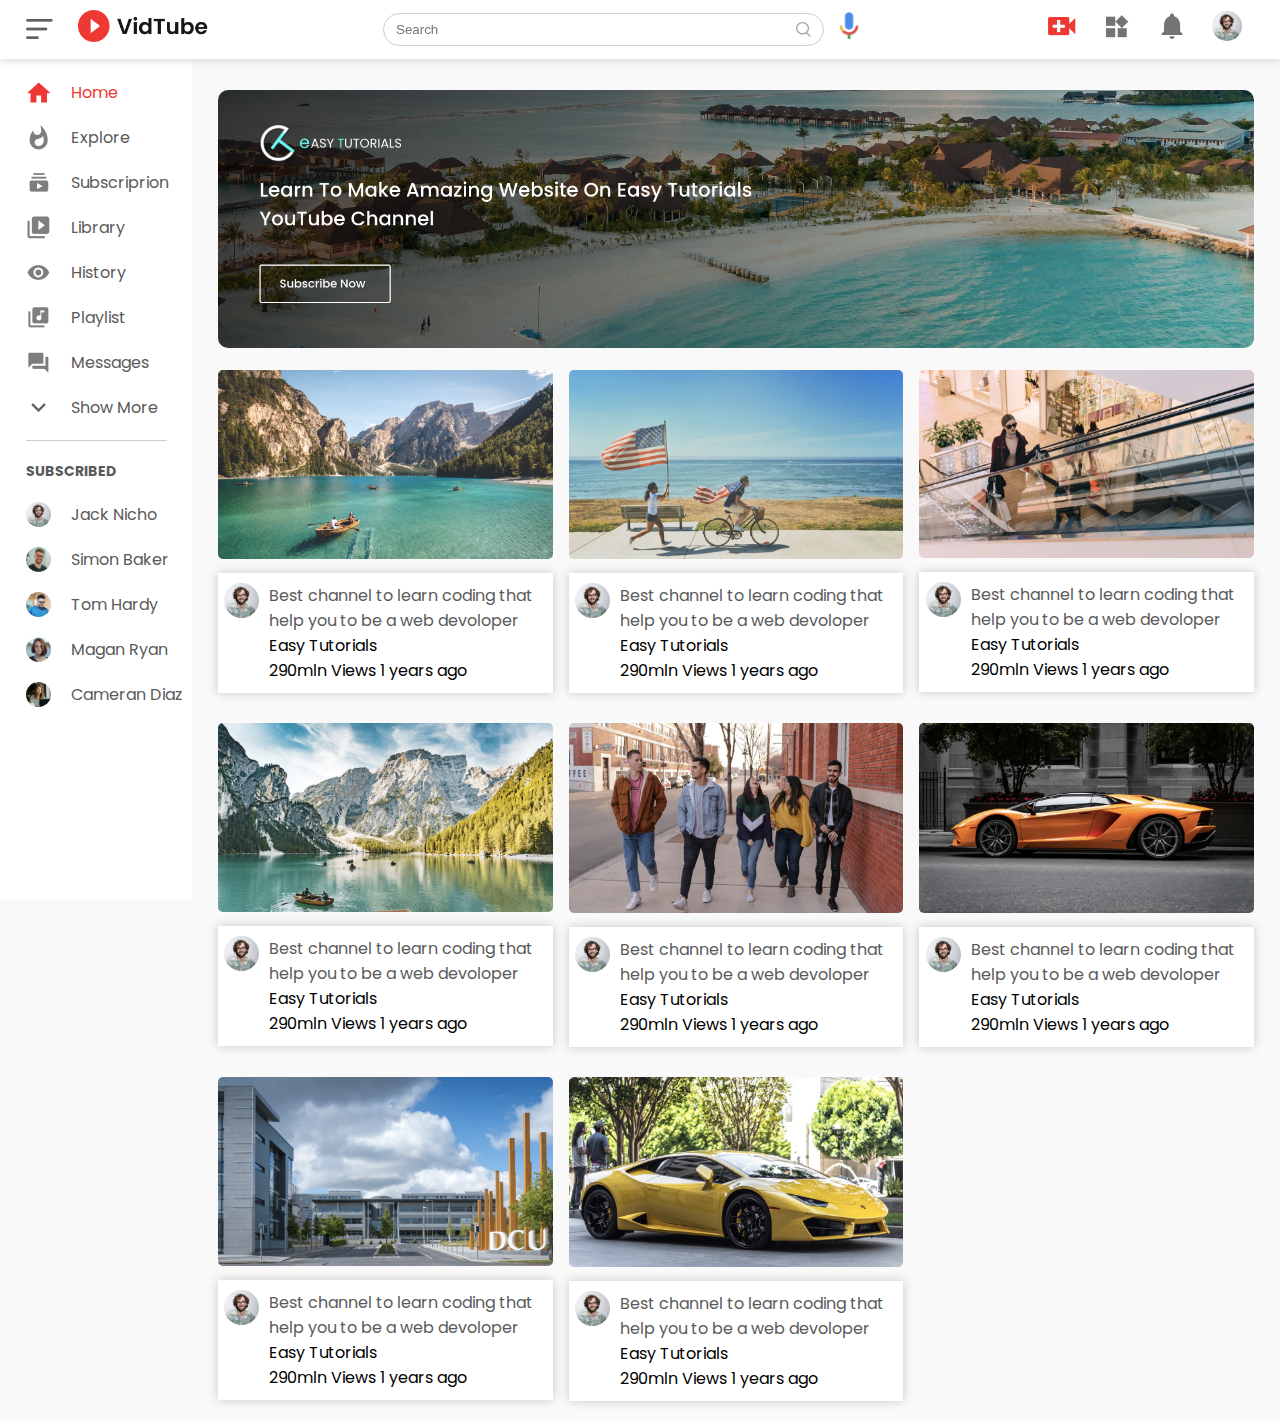
<file: index.html>
<!DOCTYPE html>
<html lang="en">
    <head>
        <meta charset="UTF-8">
        <meta http-equiv="X-UA-Compatible" content="IE=edge">
        <meta name="viewport" content="width=device-width, initial-scale=1.0">
        <link rel="icon" href="./img/logo.png">
        <!-- css file -->
        <link rel="stylesheet" href="./css/styles.css">
        <title>You Tube Clone</title>
    </head>
    <body>
        <!-- Navabar -->
        <header>
            <nav class="nav-flex">
                <div class="nav-left">
                    <img src="./img/menu.png" aria-details="hidden" alt="" class="menu-icon">
                    <a href="#">
                        <img src="./img/logo.png" aria-details="hidden" alt="" class="logo">
                    </a>
                </div>
                <div class="nav-middle">
                    <div class="search-box">
                        <input class="search-input" type="search" placeholder="Search">
                        <img src="./img/search.png" alt="search" class="seacrh">
                    </div>
                    <a href="#">
                        <img  src="./img/voice-search.png" alt="voice" class="mic-icon">
                    </a>
                </div>
                <div class="nav-right">
                    <a href="#">
                        <img src="./img/upload.png" aria-details="hidden" alt="">
                    </a>
                    <a href="#">
                        <img src="./img/more.png" aria-details="hidden" alt="">
                    </a>
                    <a href="#">
                        <img src="./img/notification.png" aria-details="hidden" alt="">
                    </a>
                    <a href="#">
                        <img src="./img/Jack.png" aria-details="hidden" alt="" class="user-icon">
                    </a>
                </div>
            </nav>
        </header>

        <!-- SideBar -->
        <div class="sidebar">
            <div class="shortcut-links">
                <a href="#"><img src="./img/home.png" alt="home"><p>Home</p></a>
                <a href="#"><img src="./img/explore.png" alt="explore"><p>Explore</p></a>
                <a href="#"><img src="./img/subscriprion.png" alt="subscriprion"><p>Subscriprion</p></a>
                <a href="#"><img src="./img/library.png" alt="library"><p>Library</p></a>
                <a href="#"><img src="./img/history.png" alt="history"><p>History</p></a>
                <a href="#"><img src="./img/playlist.png" alt="playlist"><p>Playlist</p></a>
                <a href="#"><img src="./img/messages.png" alt="messages"><p>Messages</p></a>
                <a href="#"><img src="./img/show-more.png" alt="show-more"><p>Show More</p></a>
                <hr>
            </div>

            <div class="subscribed-list">
                <h3>SUBSCRIBED</h3>
                <a href="#"><img src="./img/Jack.png" alt="" aria-details="hidden"><p>Jack Nicho</p></a>
                <a href="#"><img src="./img/simon.png" alt="" aria-details="hidden"><p>Simon Baker</p></a>
                <a href="#"><img src="./img/tom.png" alt="" aria-details="hidden"><p>Tom Hardy</p></a>
                <a href="#"><img src="./img/megan.png" alt="" aria-details="hidden"><p>Magan Ryan</p></a>
                <a href="#"><img src="./img/cameron.png" alt="" aria-details="hidden"><p>Cameran Diaz</p></a>
            </div>
        </div>

        <!-- Main -->
        <div class="container">
            <div class="banner">
                <img src="./img/banner.png" alt="baner">
            </div>

            <div class="list-container">
                <!-- 1 -->
                <div class="vid-list">
                    <img src="./img/thumbnail1.png" aria-details="hidden" alt="" class="thumbnail">
                    <div>
                        <div class="nav-flex2">
                            <a href="./play-video.html">
                                <img src="./img/Jack.png" alt="">
                            </a>
                            <div class="vid-info2">
                                <a href="./play-video.html">Best channel to learn coding that help you to be a web devoloper</a>
                                <p>Easy Tutorials</p>
                                <p>290mln Views  1 years ago</p>
                            </div>
                        </div>
                    </div>
                </div>

                <!-- 2 -->
                <div class="vid-list">
                    <img src="./img/thumbnail2.png" aria-details="hidden" alt="" class="thumbnail">
                    <div>
                        <div class="nav-flex2">
                            <a href="./play-video.html">
                                <img src="./img/Jack.png" alt="">
                            </a>
                            <div class="vid-info2">
                                <a href="./play-video.html">Best channel to learn coding that help you to be a web devoloper</a>
                                <p>Easy Tutorials</p>
                                <p>290mln Views  1 years ago</p>
                            </div>
                        </div>
                    </div>
                </div>

                <!-- 3 -->
                <div class="vid-list">
                    <img src="./img/thumbnail3.png" aria-details="hidden" alt="" class="thumbnail">
                    <div>
                        <div class="nav-flex2">
                            <a href="./play-video.html">
                                <img src="./img/Jack.png" alt="">
                            </a>
                            <div class="vid-info2">
                                <a href="./play-video.html">Best channel to learn coding that help you to be a web devoloper</a>
                                <p>Easy Tutorials</p>
                                <p>290mln Views  1 years ago</p>
                            </div>
                        </div>
                    </div>
                </div>

                <!-- 4 -->
                <div class="vid-list">
                    <img src="./img/thumbnail4.png" aria-details="hidden" alt="" class="thumbnail">
                    <div>
                        <div class="nav-flex2">
                            <a href="./play-video.html">
                                <img src="./img/Jack.png" alt="">
                            </a>
                            <div class="vid-info2">
                                <a href="./play-video.html">Best channel to learn coding that help you to be a web devoloper</a>
                                <p>Easy Tutorials</p>
                                <p>290mln Views  1 years ago</p>
                            </div>
                        </div>
                    </div>
                </div>

                <!-- 5 -->
                <div class="vid-list">
                    <img src="./img/thumbnail5.png" aria-details="hidden" alt="" class="thumbnail">
                    <div>
                        <div class="nav-flex2">
                            <a href="./play-video.html">
                                <img src="./img/Jack.png" alt="">
                            </a>
                            <div class="vid-info2">
                                <a href="./play-video.html">Best channel to learn coding that help you to be a web devoloper</a>
                                <p>Easy Tutorials</p>
                                <p>290mln Views  1 years ago</p>
                            </div>
                        </div>
                    </div>
                </div>

                <!-- 6 -->
                <div class="vid-list">
                    <img src="./img/thumbnail6.png" aria-details="hidden" alt="" class="thumbnail">
                    <div>
                        <div class="nav-flex2">
                            <a href="./play-video.html">
                                <img src="./img/Jack.png" alt="">
                            </a>
                            <div class="vid-info2">
                                <a href="./play-video.html">Best channel to learn coding that help you to be a web devoloper</a>
                                <p>Easy Tutorials</p>
                                <p>290mln Views  1 years ago</p>
                            </div>
                        </div>
                    </div>
                </div>

                <!-- 7 -->
                <div class="vid-list">
                    <img src="./img/thumbnail7.png" aria-details="hidden" alt="" class="thumbnail">
                    <div>
                        <div class="nav-flex2">
                            <a href="./play-video.html">
                                <img src="./img/Jack.png" alt="">
                            </a>
                            <div class="vid-info2">
                                <a href="./play-video.html">Best channel to learn coding that help you to be a web devoloper</a>
                                <p>Easy Tutorials</p>
                                <p>290mln Views  1 years ago</p>
                            </div>
                        </div>
                    </div>
                </div>

                <!-- 8 -->
                <div class="vid-list">
                    <img src="./img/thumbnail8.png" aria-details="hidden" alt="" class="thumbnail">
                    <div>
                        <div class="nav-flex2">
                            <a href="./play-video.html">
                                <img src="./img/Jack.png" alt="">
                            </a>
                            <div class="vid-info2">
                                <a href="./play-video.html">Best channel to learn coding that help you to be a web devoloper</a>
                                <p>Easy Tutorials</p>
                                <p>290mln Views  1 years ago</p>
                            </div>
                        </div>
                    </div>
                </div>
            </div>
        </div>

        <script src="./js/index.js"></script>
    </body>
</html>
</file>
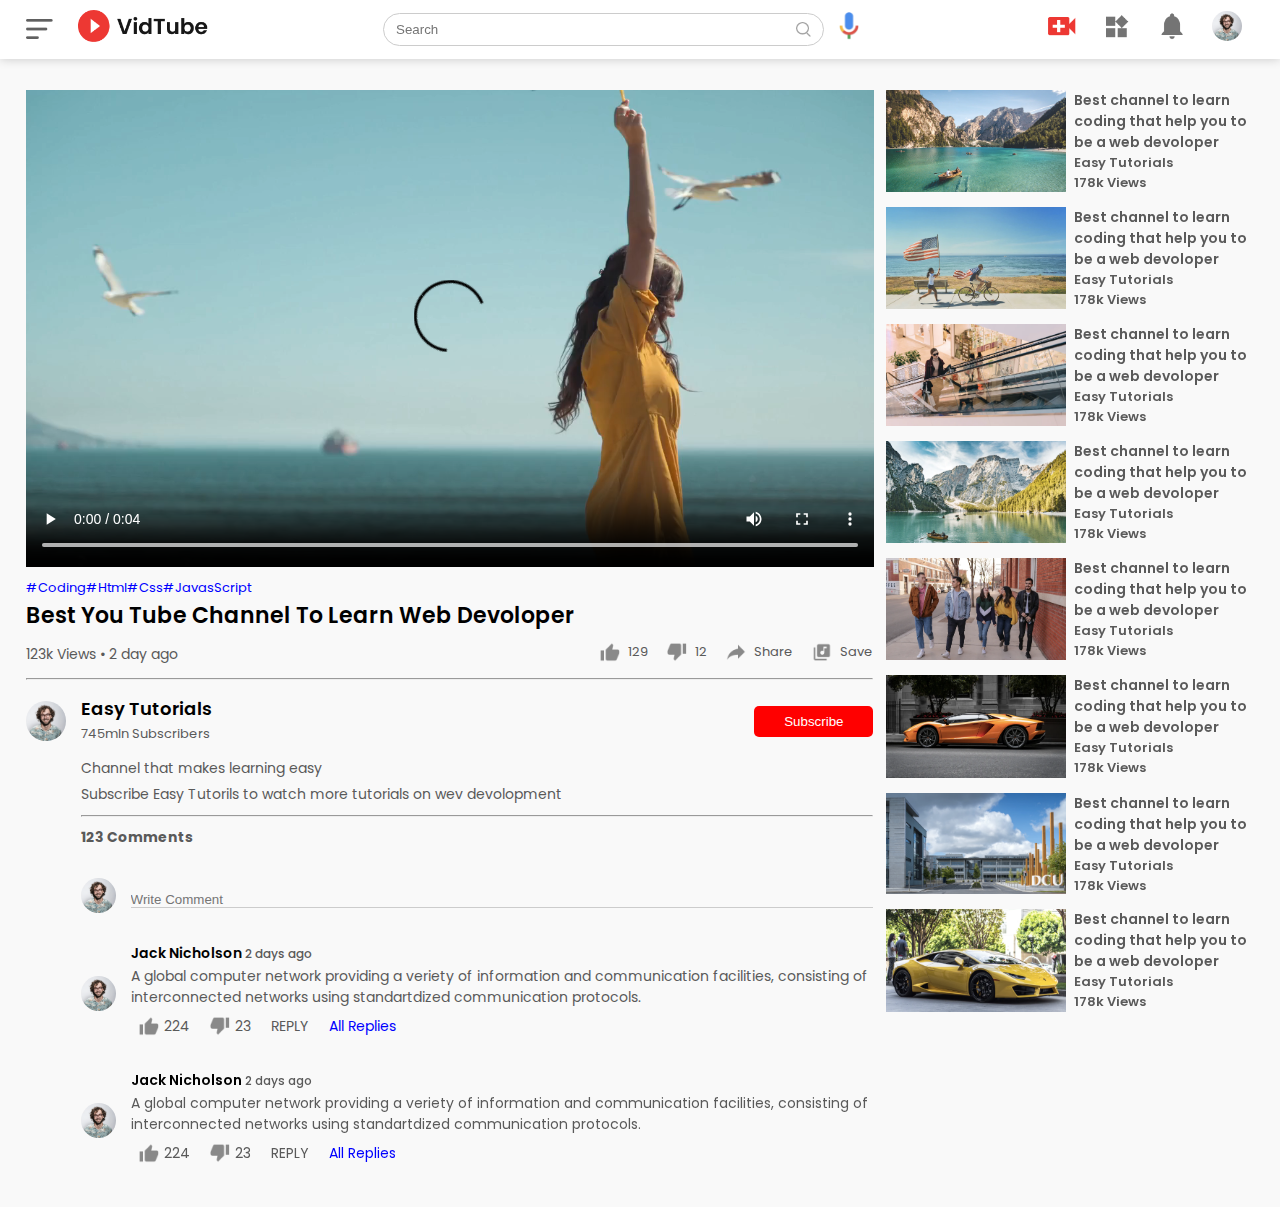
<file: play-video.html>
<!DOCTYPE html>
<html lang="en">
    <head>
        <meta charset="UTF-8">
        <meta http-equiv="X-UA-Compatible" content="IE=edge">
        <meta name="viewport" content="width=device-width, initial-scale=1.0">
        <link rel="stylesheet" href="./css/styles.css">
        <title>Play Video - Easy Tutorial YouTube Clone</title>
    </head>
    <body>
        <header>
            <nav class="nav-flex">
                <div class="nav-left">
                    <img src="./img/menu.png" aria-details="hidden" alt="" class="menu-icon">
                    <a href="index.html">
                        <img src="./img/logo.png" aria-details="hidden" alt="" class="logo">
                    </a>
                </div>
                <div class="nav-middle">
                    <div class="search-box">
                        <input class="search-input" type="search" placeholder="Search">
                        <img src="./img/search.png" alt="search" class="seacrh">
                    </div>
                    <a href="#">
                        <img  src="./img/voice-search.png" alt="voice" class="mic-icon">
                    </a>
                </div>
                <div class="nav-right">
                    <a href="#">
                        <img src="./img/upload.png" aria-details="hidden" alt="">
                    </a>
                    <a href="#">
                        <img src="./img/more.png" aria-details="hidden" alt="">
                    </a>
                    <a href="#">
                        <img src="./img/notification.png" aria-details="hidden" alt="">
                    </a>
                    <a href="#">
                        <img src="./img/Jack.png" aria-details="hidden" alt="" class="user-icon">
                    </a>
                </div>
            </nav>
        </header>

        <div class="container play-container">
            <div class="row">
                <div class="play-video">
                    <video controls autoplay src="./img/video.mp4"></video>
                    <div class="tags">
                        <a href="#">#Coding</a><a href="#">#Html</a><a href="#">#Css</a><a href="#">#JavasScript</a>
                            <h3>Best You Tube Channel To Learn Web Devoloper</h3>
                            <div class="play-video-info">
                                <p>123k Views &bull; 2 day ago</p>
                                <div>
                                    <a href="#"><img src="./img/like.png" alt="like">129</a>
                                    <a href="#"><img src="./img/dislike.png" alt="like">12</a>
                                    <a href="#"><img src="./img/share.png" alt="like">Share</a>
                                    <a href="#"><img src="./img/save.png" alt="like">Save</a>
                                </div>
                            </div>
                    </div>
                    <hr>
                    <div class="plublisher">
                        <img src="./img/Jack.png" alt="" aria-details="hidden">
                        <div>
                            <p>Easy Tutorials</p>
                            <span>745mln Subscribers</span>
                        </div>
                        <button type="button">Subscribe</button>
                    </div>
                    <div class="vid-description">
                        <p>Channel that makes learning easy</p>
                        <p>Subscribe Easy Tutorils to watch more tutorials on wev devolopment</p>
                        <hr>
                        <h4>
                            123 Comments
                        </h4>

                        <div class="add-comment">
                            <img src="./img/Jack.png" alt="" aria-details="hiddeen">
                            <input type="text" placeholder="Write Comment">
                        </div>

                        <div class="old-comment mb">
                            <img src="./img/Jack.png" alt="" aria-details="hidden">
                            <div>
                                <h3>Jack Nicholson <span>2 days ago</span></h3>
                            <p>A global computer network providing a veriety of information and communication facilities, consisting of interconnected networks using standartdized communication protocols.</p>
                            <div class="acomment-action">
                                <img src="./img/like.png" alt="" aria-details="hidden">
                                <span>224</span>
                                <img src="./img/dislike.png" alt="" aria-details="hidden">
                                <span>23</span>
                                <span>REPLY</span>
                                <a href="#">All Replies</a>
                            </div>
                            </div>
                        </div>

                        <div class="old-comment">
                            <img src="./img/Jack.png" alt="" aria-details="hidden">
                            <div>
                                <h3>Jack Nicholson <span>2 days ago</span></h3>
                            <p>A global computer network providing a veriety of information and communication facilities, consisting of interconnected networks using standartdized communication protocols.</p>
                            <div class="acomment-action">
                                <img src="./img/like.png" alt="" aria-details="hidden">
                                <span>224</span>
                                <img src="./img/dislike.png" alt="" aria-details="hidden">
                                <span>23</span>
                                <span>REPLY</span>
                                <a href="#">All Replies</a>
                            </div>
                            </div>
                        </div>
                    </div>
                </div>
                <div class="right-sidebar">


                    <!-- 1 -->
                    <div class="side-video-list">
                        <a href="#" class="small-thumbnail">
                            <img src="./img/thumbnail1.png" alt="thumbnail">
                        </a>
                        <div class="vid-info">
                            <a href="#">Best channel to learn coding that help you to be a web devoloper</a>
                            <p>Easy Tutorials</p>
                            <p>178k Views</p>
                        </div>
                    </div>

                    <!-- 2 -->
                    <div class="side-video-list">
                        <a href="#" class="small-thumbnail">
                            <img src="./img/thumbnail2.png" alt="thumbnail">
                        </a>
                        <div class="vid-info">
                            <a href="#">Best channel to learn coding that help you to be a web devoloper</a>
                            <p>Easy Tutorials</p>
                            <p>178k Views</p>
                        </div>
                    </div>

                    <!-- 3 -->
                    <div class="side-video-list">
                        <a href="#" class="small-thumbnail">
                            <img src="./img/thumbnail3.png" alt="thumbnail">
                        </a>
                        <div class="vid-info">
                            <a href="#">Best channel to learn coding that help you to be a web devoloper</a>
                            <p>Easy Tutorials</p>
                            <p>178k Views</p>
                        </div>
                    </div>

                    <!-- 4 -->
                    <div class="side-video-list">
                        <a href="#" class="small-thumbnail">
                            <img src="./img/thumbnail4.png" alt="thumbnail">
                        </a>
                        <div class="vid-info">
                            <a href="#">Best channel to learn coding that help you to be a web devoloper</a>
                            <p>Easy Tutorials</p>
                            <p>178k Views</p>
                        </div>
                    </div>

                    <!-- 5 -->
                    <div class="side-video-list">
                        <a href="#" class="small-thumbnail">
                            <img src="./img/thumbnail5.png" alt="thumbnail">
                        </a>
                        <div class="vid-info">
                            <a href="#">Best channel to learn coding that help you to be a web devoloper</a>
                            <p>Easy Tutorials</p>
                            <p>178k Views</p>
                        </div>
                    </div>

                    <!-- 6 -->
                    <div class="side-video-list">
                        <a href="#" class="small-thumbnail">
                            <img src="./img/thumbnail6.png" alt="thumbnail">
                        </a>
                        <div class="vid-info">
                            <a href="#">Best channel to learn coding that help you to be a web devoloper</a>
                            <p>Easy Tutorials</p>
                            <p>178k Views</p>
                        </div>
                    </div>

                    <!-- 7 -->
                    <div class="side-video-list">
                        <a href="#" class="small-thumbnail">
                            <img src="./img/thumbnail7.png" alt="thumbnail">
                        </a>
                        <div class="vid-info">
                            <a href="#">Best channel to learn coding that help you to be a web devoloper</a>
                            <p>Easy Tutorials</p>
                            <p>178k Views</p>
                        </div>
                    </div>

                    <!-- 8 -->
                    <div class="side-video-list">
                        <a href="#" class="small-thumbnail">
                            <img src="./img/thumbnail8.png" alt="thumbnail">
                        </a>
                        <div class="vid-info">
                            <a href="#">Best channel to learn coding that help you to be a web devoloper</a>
                            <p>Easy Tutorials</p>
                            <p>178k Views</p>
                        </div>
                    </div>


                </div>
            </div>
        </div>

        <script src="./js/index.js"></script>
    </body>
</html>
</file>
<file: css/styles.css>
@import url("https://fonts.googleapis.com/css2?family=Poppins:wght@100;200;300;400;500;600;800;900&display=swap");

/* Global styles */

html{
    scroll-behavior: smooth;
}

*{
    margin: 0;
    padding: 0;
    box-sizing: border-box;
}

body {
  font-family: 'Poppins', sans-serif;
  overflow-x: hidden;
}

a {
    text-decoration: none;
    color: #5a5a5a;
}

img{
    cursor: pointer;
}

/*  */

.nav-flex{
    display: flex;
    align-items: center;
    justify-content: space-between;
    padding: 10px 2%;
    box-shadow: 0 0 10px rgba(0, 0, 0, 0.2);
    background-color: #fff;
    position: fixed;
    width: 100%;
    top: 0;
    z-index: 10;
}

.nav-flex2{
    display: flex;
    padding: 10px 2%;
    box-shadow: 0 0 10px rgba(0, 0, 0, 0.2);
    background-color: #fff;
}

.nav-left {
    display: flex;
    align-items: center;
    justify-content: space-between;
}

.nav-right{
    display: flex;
    align-items: center;
    justify-content: space-between;
}

.nav-right img{
    width: 30px;
    margin: 0px 12.5px;
}

.user-icon {
    width: 40px;
    border-radius: 100%;
    margin: 0px;
}

.menu-icon{
        width: 27px;
        margin-right: 25px;
}

.logo{
    width: 130px;
}

.nav-middle {
    display: flex;
    align-items: center;
}

.search-box {
    display: flex;
    align-items: center;
    border: 1px solid #ccc;
    margin-right: 15px;
    padding: 8px 12px;
    border-radius: 25px;
}

.mic-icon {
    width: 20px;

}

.search-input {
    width: 400px;
    border: none;
    outline: none;
    background: transparent;
}

.seacrh {
    width: 15px;
}

.sidebar {
    background: #fff;
    width: 15%;
    height: 100vh;
    position: fixed;
    top: 0;
    padding-left: 2%;
    padding-top: 80px;

}

.shortcut-links a{
    display: flex;
    align-items: center;
    margin-bottom: 20px;
    width: fit-content;
    flex-wrap: wrap;
}

.shortcut-links a img{
    width: 25px;
    margin-right: 20px;
}


.shortcut-links a:first-child{
    color: #ed3833;
}

.shortcut-links a:active{
    color: #ed3833;
}

.sidebar  hr {
    border: 0;
    height: 1px;
    background: #ccc;
    width: 85%;
}

.subscribed-list h3{
    font-size: 14px;
    margin: 20px 0px;
    color: #5a5a5a;
}

.subscribed-list a {
    display: flex;
    align-items: center;
    margin-bottom: 20px;
    width: fit-content;
    flex-wrap: wrap;
}


.subscribed-list a img{
    width: 25px;
    border-radius: 100%;
    margin-right: 20px;
}

.small-sidebar{
    width: 5%;
}

.small-sidebar a p {
    display: none;
}

.small-sidebar h3{
    display: none;
}

.small-sidebar hr {
    width: 50%;
    margin-bottom: 25px;
}


/* Mani */
.container {
    background: #f9f9f9;
    padding-left: 17%;
    padding-right: 2%;
    padding-top: 90px;
    padding-bottom: 20px;
}

.banner {
    width: 100%;

}

.banner img{
    width: 100%;
    border-radius: 10px;
}


.list-container{
    display: grid;
    grid-template-columns: repeat(auto-fit, minmax(250px, 1fr));
    grid-column-gap: 16px;
    grid-row-gap: 30px;
    margin-top: 15px;
}

.large-container{
    padding-left: 7%;
}


.thumbnail {
    width: 100%;
    border-radius: 5px;
}

.vid-list{
    display: inline-block
}

.vid-list .nav-flex2 {
    /* align-items: start; */
    margin-top: 7px;
}

.vid-list .nav-flex2 img {
    width: 35px;
    margin-right: 10px;
    border-radius: 100%;
}

.vid-info {
    color: #5a5a5a;
    font-size: 14px;
    font-weight: 600;
    display: block;
    margin-bottom: 5px;
}

.vid-info p{
    font-size: 13px;
}


/* Media */
@media (max-width: 900px) {
    .menu-icon{
        display: none;
    }

    .sidebar{
        display: none;
    }


    .container, .large-container{
        padding: 10px 5% 0px;
    }


    .container{
        padding-top: 65px;
    }

    .nav-right img{
        display: none;
    }

    .nav-right .user-icon {
        display: block;
        width: 30px;
    }

    .search-input{
        width: 100px;
    }
    .mic-icon{
        display: none;
    }

    .logo{
        width: 90px;
    }

}


.play-container{
    padding-left: 2%;

}

.row {
    display: flex;
    justify-content: space-between;
    flex-wrap: wrap;
}

.play-video{
    flex-basis: 69%;
}

.right-sidebar {
    flex-basis: 30%;
}

.play-video video{
    width: 100%;
}

.side-video-list{
    display: flex;
    justify-content: space-between;
    margin-bottom: 8px;
}

.side-video-list img{
    width: 100%;

}


.small-thumbnail{
    flex-basis: 49%;
}

.vid-info2{
    flex-basis: 100%;
}

.vid-info{
    flex-basis: 49%;
}

.tags a{
    color: #0000ff;
    font-size: 13px;
}


.play-video h3{
    font-weight: 600;
    font-size: 22px;
}

.play-video-info{
    display: flex;
    align-items: center;
    justify-content: space-between;
    flex-wrap: wrap;
    margin-top: 10px;
    font-size: 14px;
    color: #5a5a5a;
}


.play-video-info a img{
    width: 20px;
    margin-right: 8px;
}

.play-video-info  a {
    display: inline-flex;
    align-items: center;
    margin-left: 15px;
    color: #5a5a5a;
}

.play-video hr{
    bottom: 0;
    height: 1px;
    background: #ccc;
    margin: 10px 0px;
}

.plublisher{
    display: flex;
    align-items: center;
    margin-top: 20px;
}


.plublisher div {
    flex: 1;
    line-height: 18px;
}

.plublisher img{
    width: 40px;
    border-radius: 100%;
    margin-right: 15px;
}

.plublisher div p{
    color: #000;
    font-weight: 600;
    font-size: 18px;
    margin-bottom: 6px;
}

.plublisher div span{
    font-size: 13px;
    color: #5a5a5a;
}

.plublisher button{
    background-color: red;
    color: #fff;
    padding: 8px 30px;
    border: 0;
    outline: 0;
    border-radius: 5px;
    cursor: pointer;
}

.vid-description{
    padding-left: 55px;
    margin: 15px 0px;
}

.vid-description p {
    font-size: 14px;
    margin-bottom: 5px;
    color: #5a5a5a;
}

.vid-description h4{
    font-size: 14px;
    color: #5a5a5a;

}

.add-comment{
    display: flex;
    align-items: center;
    margin: 30px 0px;
}

.add-comment img{
    width: 35px;
    border-radius: 100%;
    margin-right: 15px;
}

.add-comment input{
    border: 0;
    outline: 0;
    border-bottom: 1px solid #ccc;
    width: 100%;
    padding-top: 10px;
    background: transparent;
}

.old-comment{
    display: flex;
    align-items: center;
    justify-content: space-between;
}

.old-comment img{
    width: 35px;
    border-radius: 100%;
    margin-right: 15px;
}

.old-comment h3{
    font-size: 14px;
    margin-bottom: 2px;

}


.old-comment h3 span{
    font-size: 12px;
    color: #5a5a5a;
    font-weight: 500;

}

.acomment-action{
    display: flex;
    align-items: center;
    margin: 8px;
    font-size: 14px;
}

.acomment-action img{
    border-radius: 0;
    width: 20px;
    margin-right: 5px;
}

.acomment-action span{
    margin-right: 20px;
    color: #5a5a5a;
}

.old-comment a{
    color: #0000ff;
}

.mb{
    margin-bottom: 25px;
}

/* media */

@media(max-width: 900px) {
    .play-video{
        flex-basis: 100%;
    }

    .right-sidebar {
        flex-basis: 100%;
    }

    .play-container{
        padding-left: 5%;
    }

    .vid-description{
        padding-left: 0;
    }

    .play-video-info a{
        margin-left: 0;
        margin-right: 15px;
        margin-top: 15px;
    }
}
</file>
